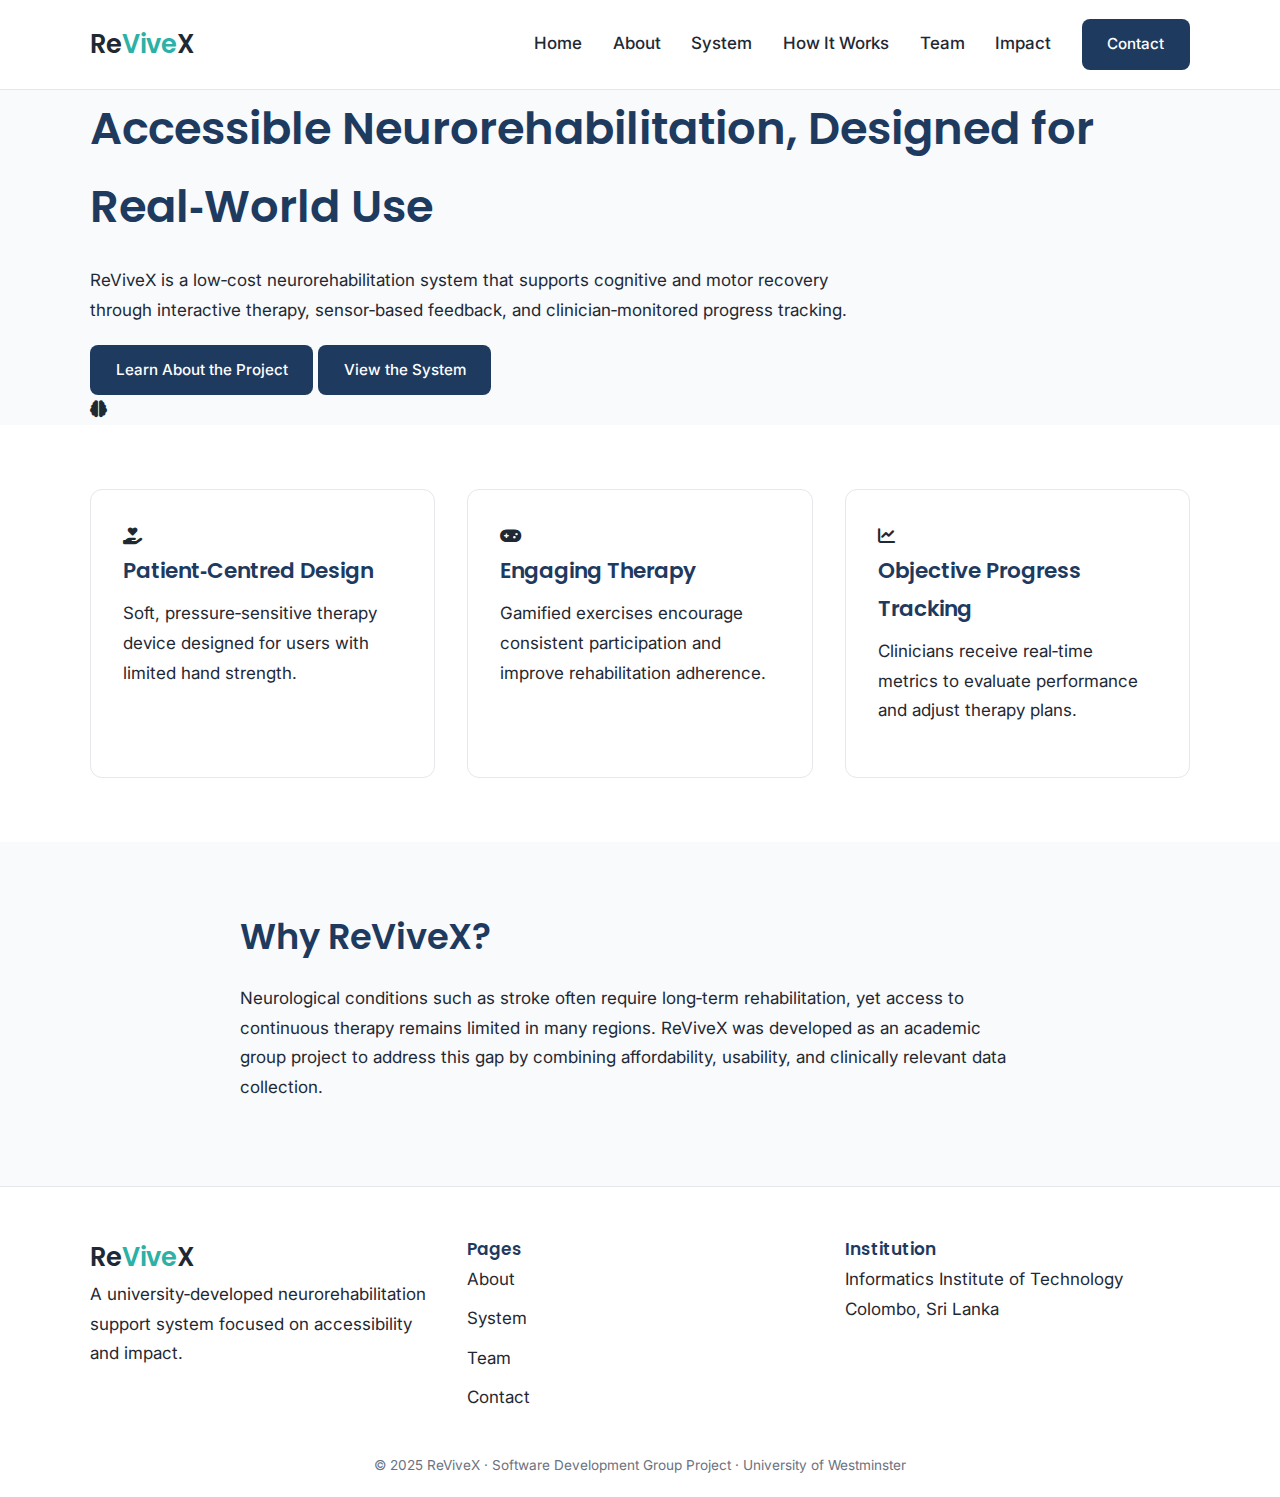
<file: index.html>
<!doctype html>
<html lang="en">
  <head>
    <meta charset="UTF-8" />
    <meta name="viewport" content="width=device-width, initial-scale=1.0" />
    <title>ReViveX | Neurorehabilitation System</title>

    <!-- Fonts -->
    <link rel="preconnect" href="https://fonts.googleapis.com" />
    <link rel="preconnect" href="https://fonts.gstatic.com" crossorigin />
    <link
      href="https://fonts.googleapis.com/css2?family=Poppins:wght@400;500;600&family=Inter:wght@400;500&display=swap"
      rel="stylesheet" />

    <!-- Icons -->
    <link
      rel="stylesheet"
      href="https://cdnjs.cloudflare.com/ajax/libs/font-awesome/6.4.0/css/all.min.css" />

    <!-- Styles -->
    <link rel="stylesheet" href="styles.css" />
  </head>
  <body>
    <header class="site-header">
      <div class="container nav">
        <div class="logo">Re<span>Vive</span>X</div>
        <nav>
          <a href="index.html">Home</a>
          <a href="about.html">About</a>
          <a href="product.html">System</a>
          <a href="how-it-works.html">How It Works</a>
          <a href="team.html">Team</a>
          <a href="impact.html">Impact</a>
          <a href="contact.html" class="btn">Contact</a>
        </nav>
      </div>
    </header>

    <section class="hero">
      <div class="container hero-grid">
        <div>
          <h1>Accessible Neurorehabilitation, Designed for Real‑World Use</h1>
          <p>
            ReViveX is a low‑cost neurorehabilitation system that supports
            cognitive and motor recovery through interactive therapy,
            sensor‑based feedback, and clinician‑monitored progress tracking.
          </p>
          <div class="hero-actions">
            <a href="about.html" class="btn">Learn About the Project</a>
            <a href="product.html" class="btn secondary">View the System</a>
          </div>
        </div>

        <div class="hero-visual">
          <i class="fas fa-brain"></i>
        </div>
      </div>
    </section>

    <section class="highlights">
      <div class="container grid-3">
        <div class="card">
          <i class="fas fa-hand-holding-heart"></i>
          <h3>Patient‑Centred Design</h3>
          <p>
            Soft, pressure‑sensitive therapy device designed for users with
            limited hand strength.
          </p>
        </div>

        <div class="card">
          <i class="fas fa-gamepad"></i>
          <h3>Engaging Therapy</h3>
          <p>
            Gamified exercises encourage consistent participation and improve
            rehabilitation adherence.
          </p>
        </div>

        <div class="card">
          <i class="fas fa-chart-line"></i>
          <h3>Objective Progress Tracking</h3>
          <p>
            Clinicians receive real‑time metrics to evaluate performance and
            adjust therapy plans.
          </p>
        </div>
      </div>
    </section>

    <section class="overview">
      <div class="container narrow">
        <h2>Why ReViveX?</h2>
        <p>
          Neurological conditions such as stroke often require long‑term
          rehabilitation, yet access to continuous therapy remains limited in
          many regions. ReViveX was developed as an academic group project to
          address this gap by combining affordability, usability, and clinically
          relevant data collection.
        </p>
      </div>
    </section>

    <footer class="site-footer">
      <div class="container footer-grid">
        <div>
          <div class="logo">Re<span>Vive</span>X</div>
          <p>
            A university‑developed neurorehabilitation support system focused on
            accessibility and impact.
          </p>
        </div>

        <div>
          <h4>Pages</h4>
          <a href="about.html">About</a>
          <a href="product.html">System</a>
          <a href="team.html">Team</a>
          <a href="contact.html">Contact</a>
        </div>

        <div>
          <h4>Institution</h4>
          <p>Informatics Institute of Technology<br />Colombo, Sri Lanka</p>
        </div>
      </div>

      <div class="copyright">
        © 2025 ReViveX · Software Development Group Project · University of
        Westminster
      </div>
    </footer>
  </body>
</html>
</file>
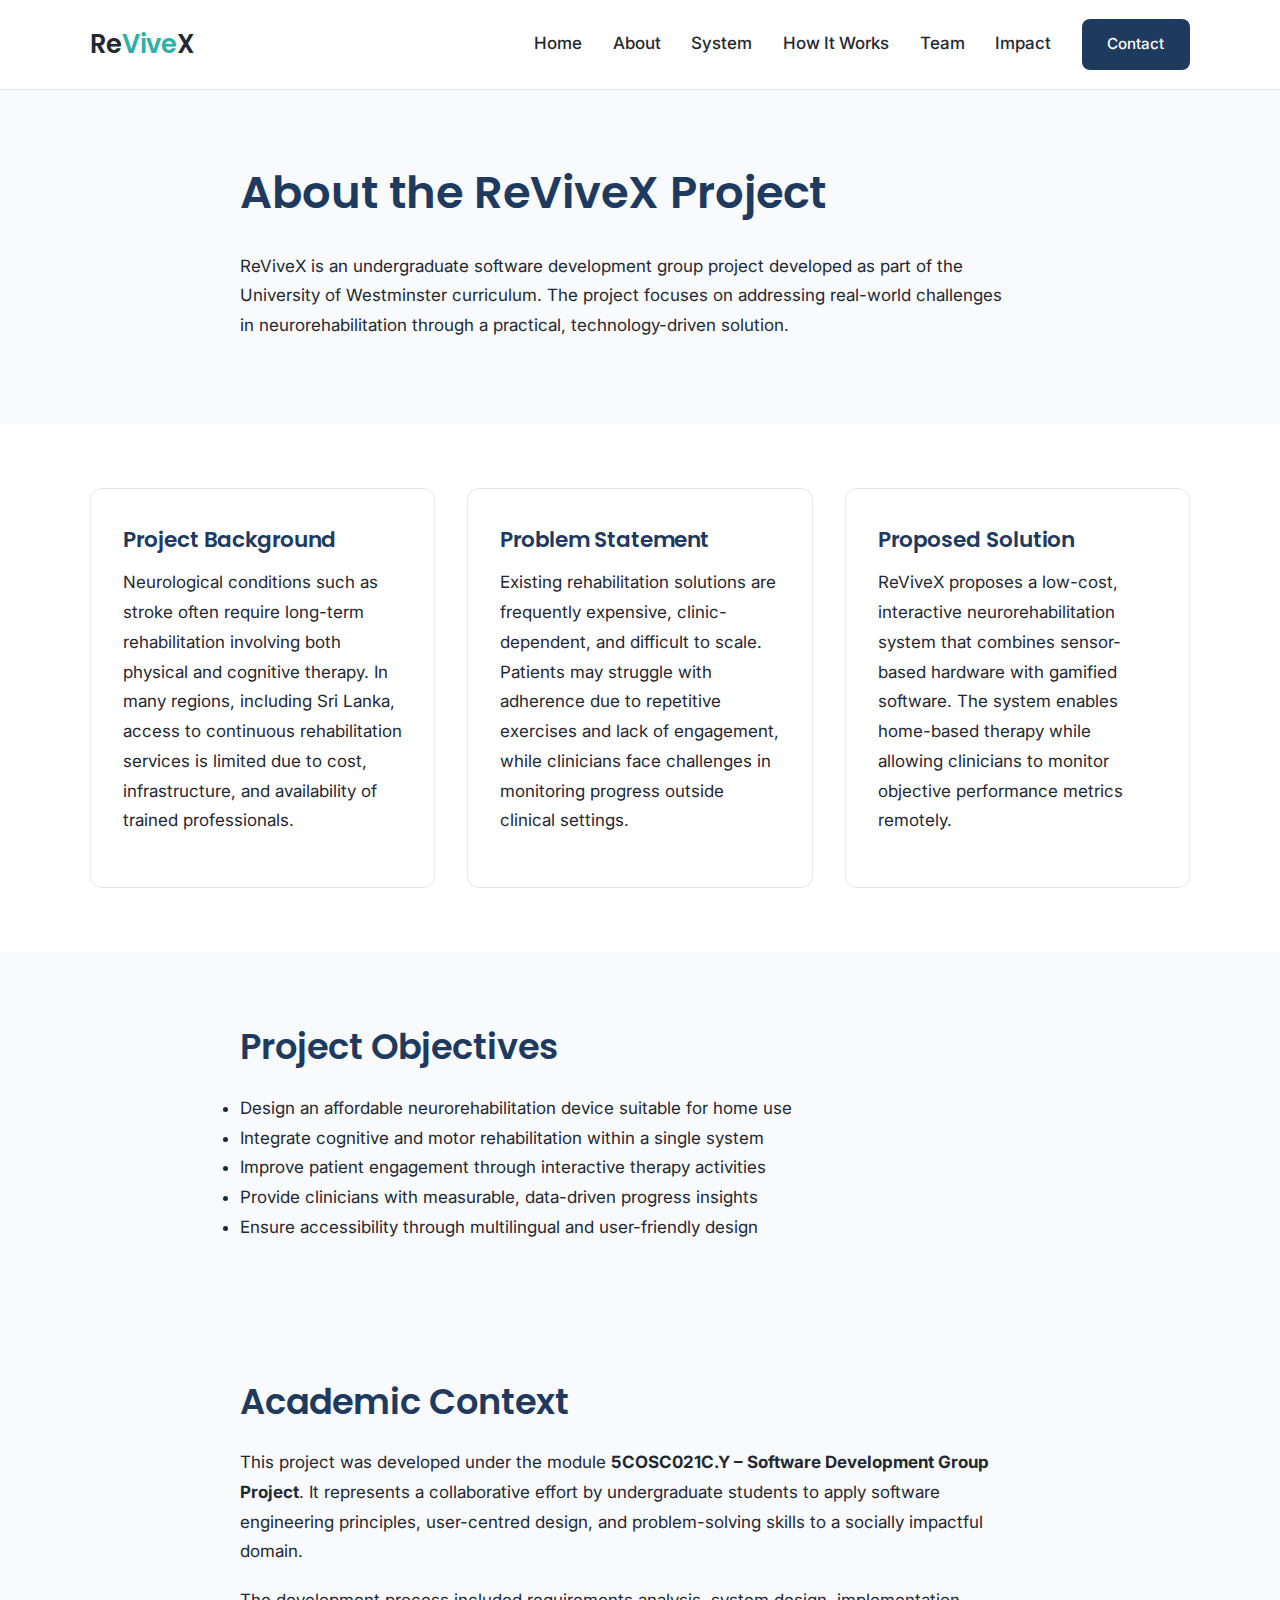
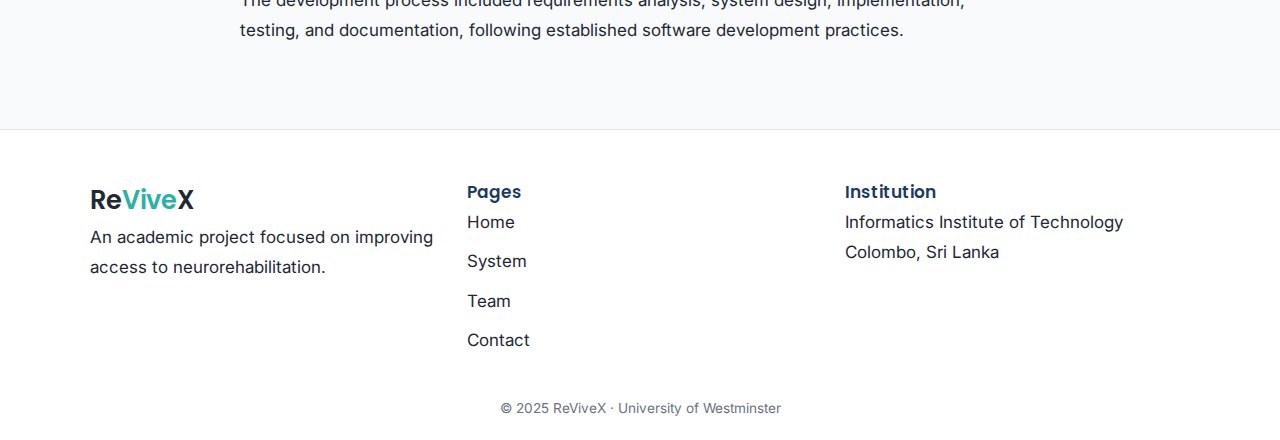
<file: about.html>
<!doctype html>
<html lang="en">
  <head>
    <meta charset="UTF-8" />
    <meta name="viewport" content="width=device-width, initial-scale=1.0" />
    <title>About the Project | ReViveX</title>

    <!-- Fonts -->
    <link rel="preconnect" href="https://fonts.googleapis.com" />
    <link rel="preconnect" href="https://fonts.gstatic.com" crossorigin />
    <link
      href="https://fonts.googleapis.com/css2?family=Poppins:wght@400;500;600&family=Inter:wght@400;500&display=swap"
      rel="stylesheet" />

    <!-- Icons -->
    <link
      rel="stylesheet"
      href="https://cdnjs.cloudflare.com/ajax/libs/font-awesome/6.4.0/css/all.min.css" />

    <!-- Styles -->
    <link rel="stylesheet" href="styles.css" />
  </head>
  <body>
    <header class="site-header">
      <div class="container nav">
        <div class="logo">Re<span>Vive</span>X</div>
        <nav>
          <a href="index.html">Home</a>
          <a href="about.html">About</a>
          <a href="product.html">System</a>
          <a href="how-it-works.html">How It Works</a>
          <a href="team.html">Team</a>
          <a href="impact.html">Impact</a>
          <a href="contact.html" class="btn">Contact</a>
        </nav>
      </div>
    </header>

    <section class="overview">
      <div class="container narrow">
        <h1>About the ReViveX Project</h1>
        <p>
          ReViveX is an undergraduate software development group project
          developed as part of the University of Westminster curriculum. The
          project focuses on addressing real-world challenges in
          neurorehabilitation through a practical, technology-driven solution.
        </p>
      </div>
    </section>

    <section class="highlights">
      <div class="container grid-3">
        <div class="card">
          <h3>Project Background</h3>
          <p>
            Neurological conditions such as stroke often require long-term
            rehabilitation involving both physical and cognitive therapy. In
            many regions, including Sri Lanka, access to continuous
            rehabilitation services is limited due to cost, infrastructure, and
            availability of trained professionals.
          </p>
        </div>

        <div class="card">
          <h3>Problem Statement</h3>
          <p>
            Existing rehabilitation solutions are frequently expensive,
            clinic-dependent, and difficult to scale. Patients may struggle with
            adherence due to repetitive exercises and lack of engagement, while
            clinicians face challenges in monitoring progress outside clinical
            settings.
          </p>
        </div>

        <div class="card">
          <h3>Proposed Solution</h3>
          <p>
            ReViveX proposes a low-cost, interactive neurorehabilitation system
            that combines sensor-based hardware with gamified software. The
            system enables home-based therapy while allowing clinicians to
            monitor objective performance metrics remotely.
          </p>
        </div>
      </div>
    </section>

    <section class="overview">
      <div class="container narrow">
        <h2>Project Objectives</h2>
        <ul>
          <li>
            Design an affordable neurorehabilitation device suitable for home
            use
          </li>
          <li>
            Integrate cognitive and motor rehabilitation within a single system
          </li>
          <li>
            Improve patient engagement through interactive therapy activities
          </li>
          <li>
            Provide clinicians with measurable, data-driven progress insights
          </li>
          <li>
            Ensure accessibility through multilingual and user-friendly design
          </li>
        </ul>
      </div>
    </section>

    <section class="overview">
      <div class="container narrow">
        <h2>Academic Context</h2>
        <p>
          This project was developed under the module
          <strong>5COSC021C.Y – Software Development Group Project</strong>. It
          represents a collaborative effort by undergraduate students to apply
          software engineering principles, user-centred design, and
          problem-solving skills to a socially impactful domain.
        </p>
        <p>
          The development process included requirements analysis, system design,
          implementation, testing, and documentation, following established
          software development practices.
        </p>
      </div>
    </section>

    <footer class="site-footer">
      <div class="container footer-grid">
        <div>
          <div class="logo">Re<span>Vive</span>X</div>
          <p>
            An academic project focused on improving access to
            neurorehabilitation.
          </p>
        </div>

        <div>
          <h4>Pages</h4>
          <a href="index.html">Home</a>
          <a href="product.html">System</a>
          <a href="team.html">Team</a>
          <a href="contact.html">Contact</a>
        </div>

        <div>
          <h4>Institution</h4>
          <p>Informatics Institute of Technology<br />Colombo, Sri Lanka</p>
        </div>
      </div>

      <div class="copyright">© 2025 ReViveX · University of Westminster</div>
    </footer>
  </body>
</html>
</file>
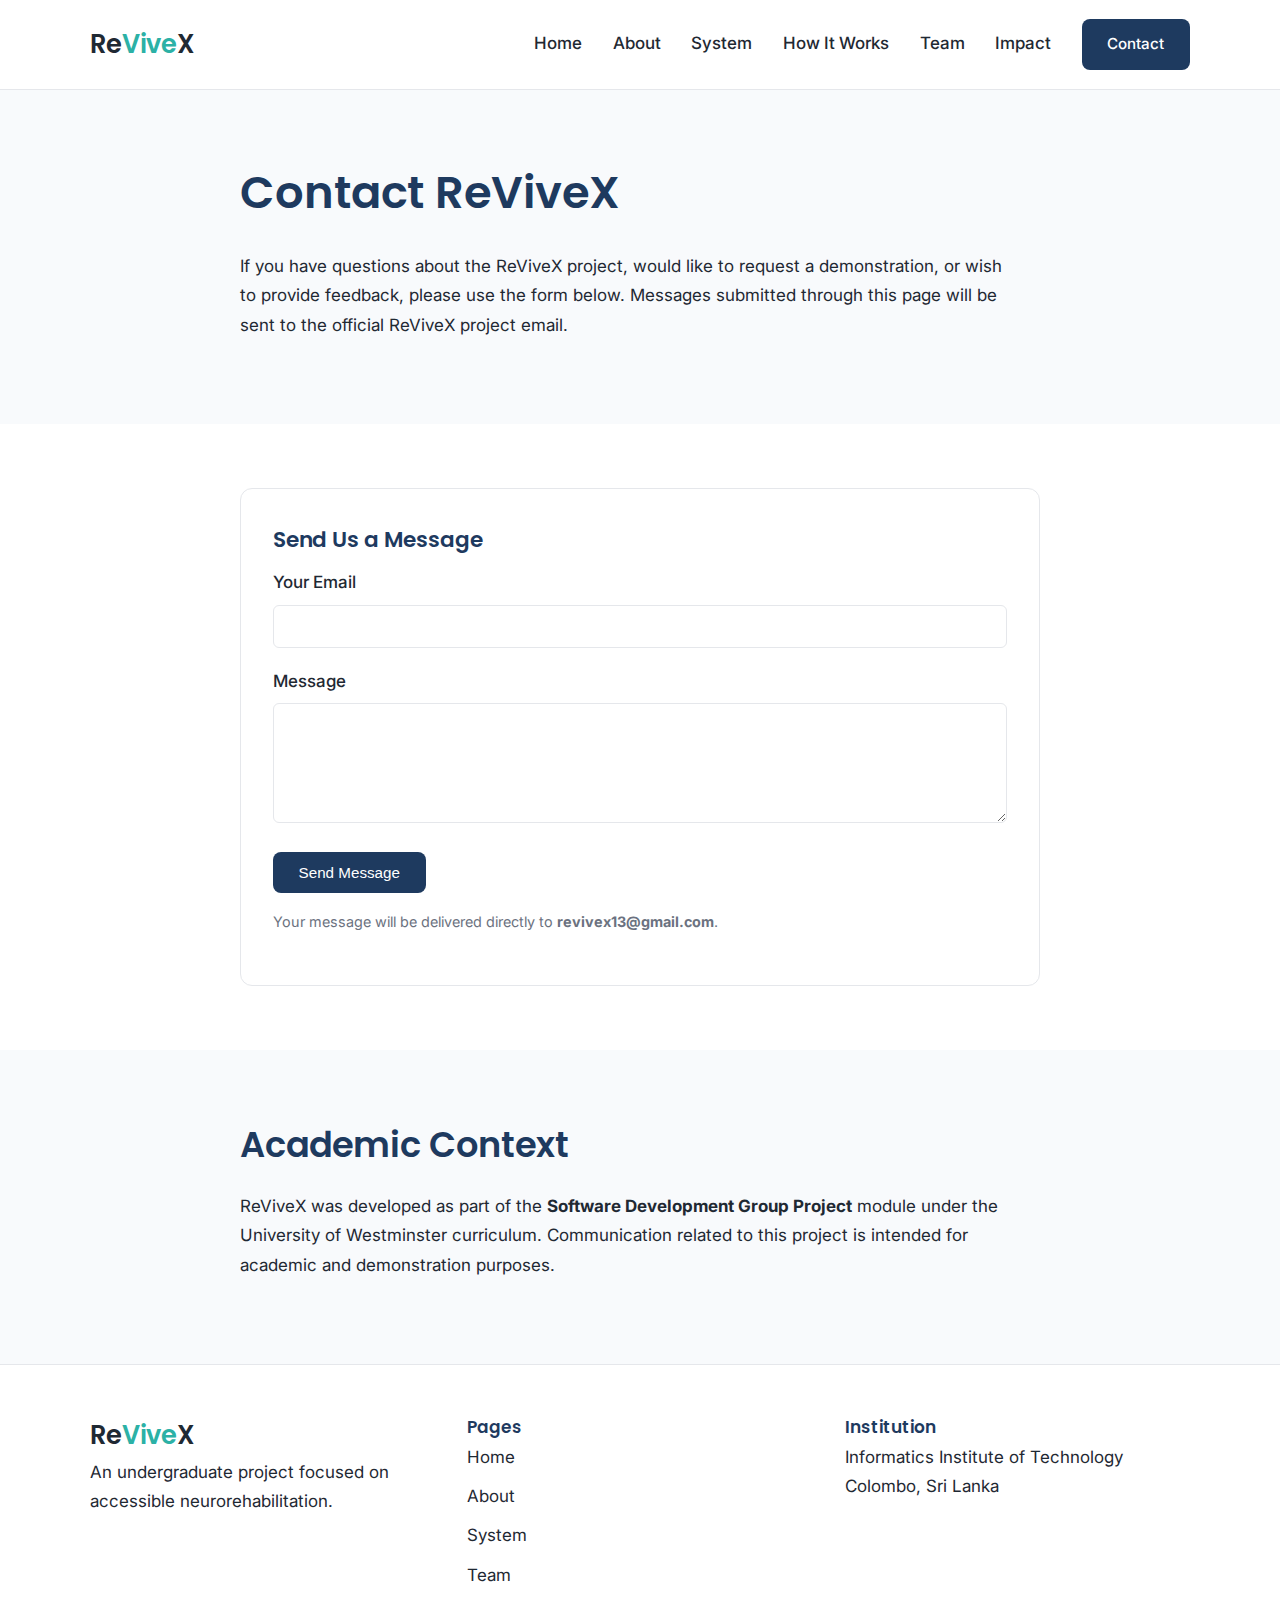
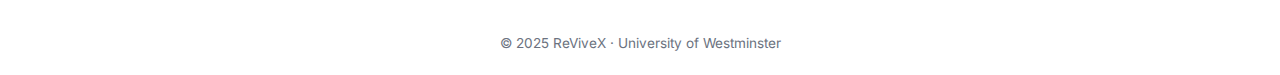
<file: contact.html>
<!doctype html>
<html lang="en">
  <head>
    <meta charset="UTF-8" />
    <meta name="viewport" content="width=device-width, initial-scale=1.0" />
    <title>Contact | ReViveX</title>

    <!-- Fonts -->
    <link rel="preconnect" href="https://fonts.googleapis.com" />
    <link rel="preconnect" href="https://fonts.gstatic.com" crossorigin />
    <link
      href="https://fonts.googleapis.com/css2?family=Poppins:wght@400;500;600&family=Inter:wght@400;500&display=swap"
      rel="stylesheet" />

    <!-- Styles -->
    <link rel="stylesheet" href="styles.css" />
  </head>
  <body>
    <header class="site-header">
      <div class="container nav">
        <div class="logo">Re<span>Vive</span>X</div>
        <nav>
          <a href="index.html">Home</a>
          <a href="about.html">About</a>
          <a href="product.html">System</a>
          <a href="how-it-works.html">How It Works</a>
          <a href="team.html">Team</a>
          <a href="impact.html">Impact</a>
          <a href="contact.html" class="btn">Contact</a>
        </nav>
      </div>
    </header>

    <section class="overview">
      <div class="container narrow">
        <h1>Contact ReViveX</h1>
        <p>
          If you have questions about the ReViveX project, would like to request
          a demonstration, or wish to provide feedback, please use the form
          below. Messages submitted through this page will be sent to the
          official ReViveX project email.
        </p>
      </div>
    </section>

    <section class="highlights">
      <div class="container narrow">
        <form
          class="card"
          method="POST"
          action="https://formsubmit.co/revivex13@gmail.com">
          <h3>Send Us a Message</h3>

          <!-- FormSubmit configuration -->
          <input
            type="hidden"
            name="_subject"
            value="New message from ReViveX website" />
          <input type="hidden" name="_captcha" value="false" />
          <input type="hidden" name="_template" value="table" />

          <label for="email">Your Email</label>
          <input type="email" id="email" name="email" required />

          <label for="message">Message</label>
          <textarea id="message" name="message" rows="5" required></textarea>

          <button type="submit" class="btn">Send Message</button>

          <p
            style="
              margin-top: 1rem;
              font-size: 0.9rem;
              color: var(--text-muted);
            ">
            Your message will be delivered directly to
            <strong>revivex13@gmail.com</strong>.
          </p>
        </form>
      </div>
    </section>

    <section class="overview">
      <div class="container narrow">
        <h2>Academic Context</h2>
        <p>
          ReViveX was developed as part of the
          <strong>Software Development Group Project</strong> module under the
          University of Westminster curriculum. Communication related to this
          project is intended for academic and demonstration purposes.
        </p>
      </div>
    </section>

    <footer class="site-footer">
      <div class="container footer-grid">
        <div>
          <div class="logo">Re<span>Vive</span>X</div>
          <p>
            An undergraduate project focused on accessible neurorehabilitation.
          </p>
        </div>

        <div>
          <h4>Pages</h4>
          <a href="index.html">Home</a>
          <a href="about.html">About</a>
          <a href="product.html">System</a>
          <a href="team.html">Team</a>
        </div>

        <div>
          <h4>Institution</h4>
          <p>Informatics Institute of Technology<br />Colombo, Sri Lanka</p>
        </div>
      </div>

      <div class="copyright">© 2025 ReViveX · University of Westminster</div>
    </footer>
  </body>
</html>
</file>
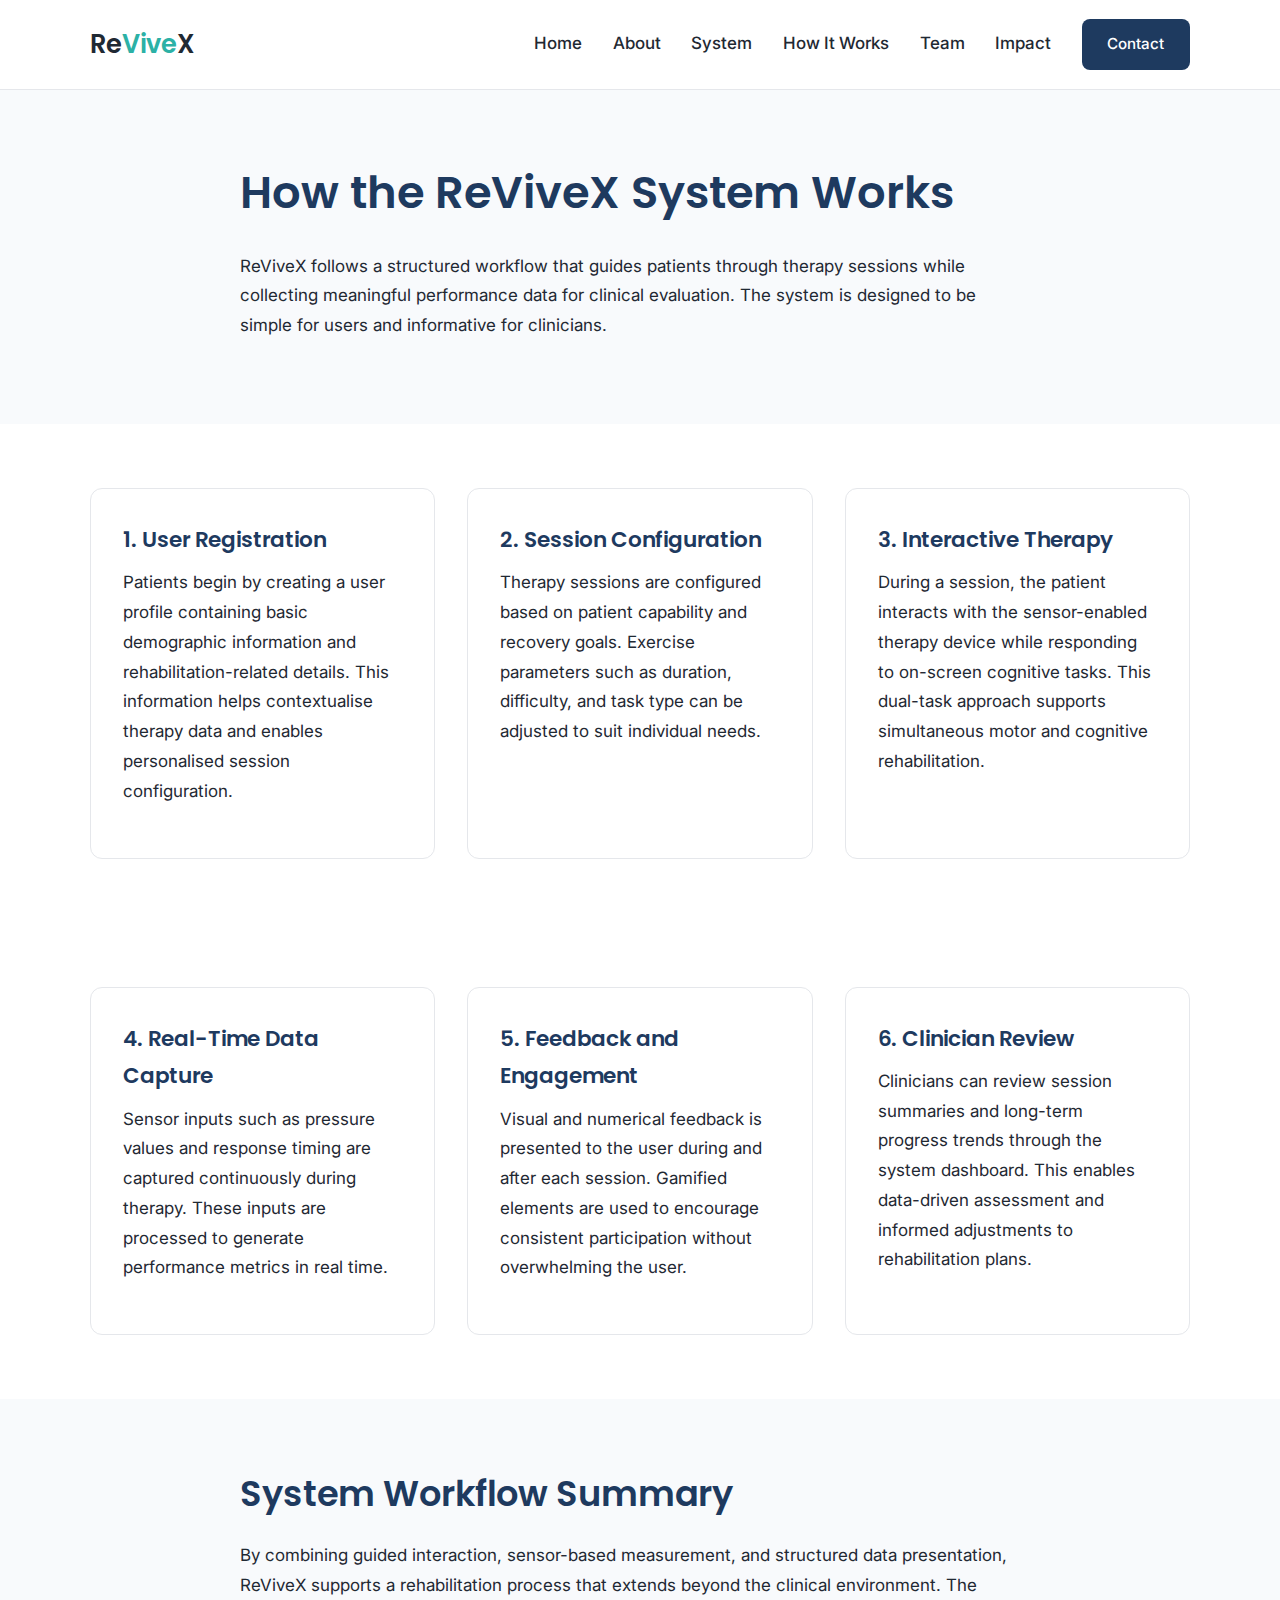
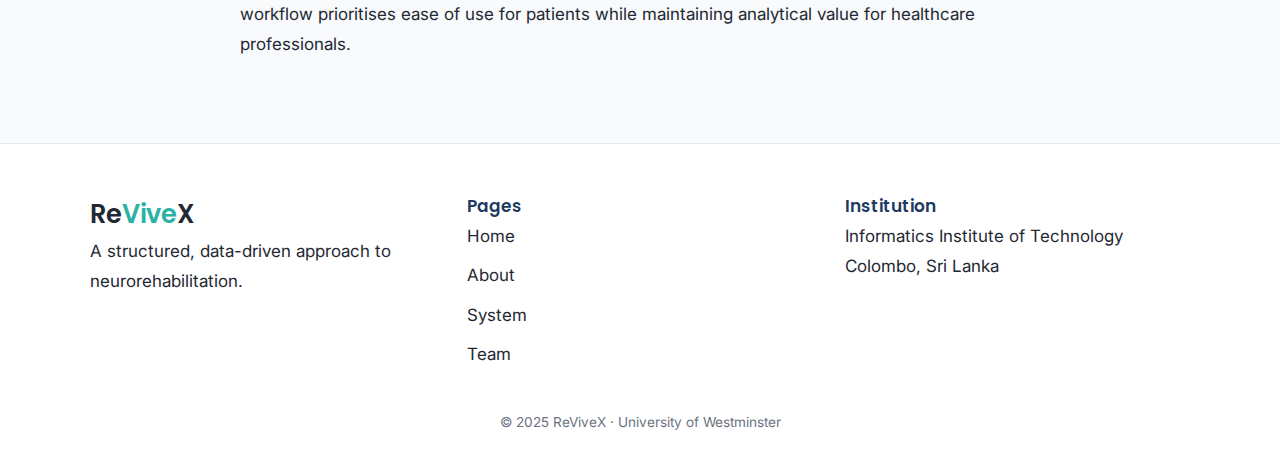
<file: how-it-works.html>
<!doctype html>
<html lang="en">
  <head>
    <meta charset="UTF-8" />
    <meta name="viewport" content="width=device-width, initial-scale=1.0" />
    <title>How It Works | ReViveX</title>

    <!-- Fonts -->
    <link rel="preconnect" href="https://fonts.googleapis.com" />
    <link rel="preconnect" href="https://fonts.gstatic.com" crossorigin />
    <link
      href="https://fonts.googleapis.com/css2?family=Poppins:wght@400;500;600&family=Inter:wght@400;500&display=swap"
      rel="stylesheet" />

    <!-- Icons -->
    <link
      rel="stylesheet"
      href="https://cdnjs.cloudflare.com/ajax/libs/font-awesome/6.4.0/css/all.min.css" />

    <!-- Styles -->
    <link rel="stylesheet" href="styles.css" />
  </head>
  <body>
    <header class="site-header">
      <div class="container nav">
        <div class="logo">Re<span>Vive</span>X</div>
        <nav>
          <a href="index.html">Home</a>
          <a href="about.html">About</a>
          <a href="product.html">System</a>
          <a href="how-it-works.html">How It Works</a>
          <a href="team.html">Team</a>
          <a href="impact.html">Impact</a>
          <a href="contact.html" class="btn">Contact</a>
        </nav>
      </div>
    </header>

    <section class="overview">
      <div class="container narrow">
        <h1>How the ReViveX System Works</h1>
        <p>
          ReViveX follows a structured workflow that guides patients through
          therapy sessions while collecting meaningful performance data for
          clinical evaluation. The system is designed to be simple for users and
          informative for clinicians.
        </p>
      </div>
    </section>

    <section class="highlights">
      <div class="container grid-3">
        <div class="card">
          <h3>1. User Registration</h3>
          <p>
            Patients begin by creating a user profile containing basic
            demographic information and rehabilitation-related details. This
            information helps contextualise therapy data and enables
            personalised session configuration.
          </p>
        </div>

        <div class="card">
          <h3>2. Session Configuration</h3>
          <p>
            Therapy sessions are configured based on patient capability and
            recovery goals. Exercise parameters such as duration, difficulty,
            and task type can be adjusted to suit individual needs.
          </p>
        </div>

        <div class="card">
          <h3>3. Interactive Therapy</h3>
          <p>
            During a session, the patient interacts with the sensor-enabled
            therapy device while responding to on-screen cognitive tasks. This
            dual-task approach supports simultaneous motor and cognitive
            rehabilitation.
          </p>
        </div>
      </div>
    </section>

    <section class="highlights">
      <div class="container grid-3">
        <div class="card">
          <h3>4. Real-Time Data Capture</h3>
          <p>
            Sensor inputs such as pressure values and response timing are
            captured continuously during therapy. These inputs are processed to
            generate performance metrics in real time.
          </p>
        </div>

        <div class="card">
          <h3>5. Feedback and Engagement</h3>
          <p>
            Visual and numerical feedback is presented to the user during and
            after each session. Gamified elements are used to encourage
            consistent participation without overwhelming the user.
          </p>
        </div>

        <div class="card">
          <h3>6. Clinician Review</h3>
          <p>
            Clinicians can review session summaries and long-term progress
            trends through the system dashboard. This enables data-driven
            assessment and informed adjustments to rehabilitation plans.
          </p>
        </div>
      </div>
    </section>

    <section class="overview">
      <div class="container narrow">
        <h2>System Workflow Summary</h2>
        <p>
          By combining guided interaction, sensor-based measurement, and
          structured data presentation, ReViveX supports a rehabilitation
          process that extends beyond the clinical environment. The workflow
          prioritises ease of use for patients while maintaining analytical
          value for healthcare professionals.
        </p>
      </div>
    </section>

    <footer class="site-footer">
      <div class="container footer-grid">
        <div>
          <div class="logo">Re<span>Vive</span>X</div>
          <p>A structured, data-driven approach to neurorehabilitation.</p>
        </div>

        <div>
          <h4>Pages</h4>
          <a href="index.html">Home</a>
          <a href="about.html">About</a>
          <a href="product.html">System</a>
          <a href="team.html">Team</a>
        </div>

        <div>
          <h4>Institution</h4>
          <p>Informatics Institute of Technology<br />Colombo, Sri Lanka</p>
        </div>
      </div>

      <div class="copyright">© 2025 ReViveX · University of Westminster</div>
    </footer>
  </body>
</html>
</file>
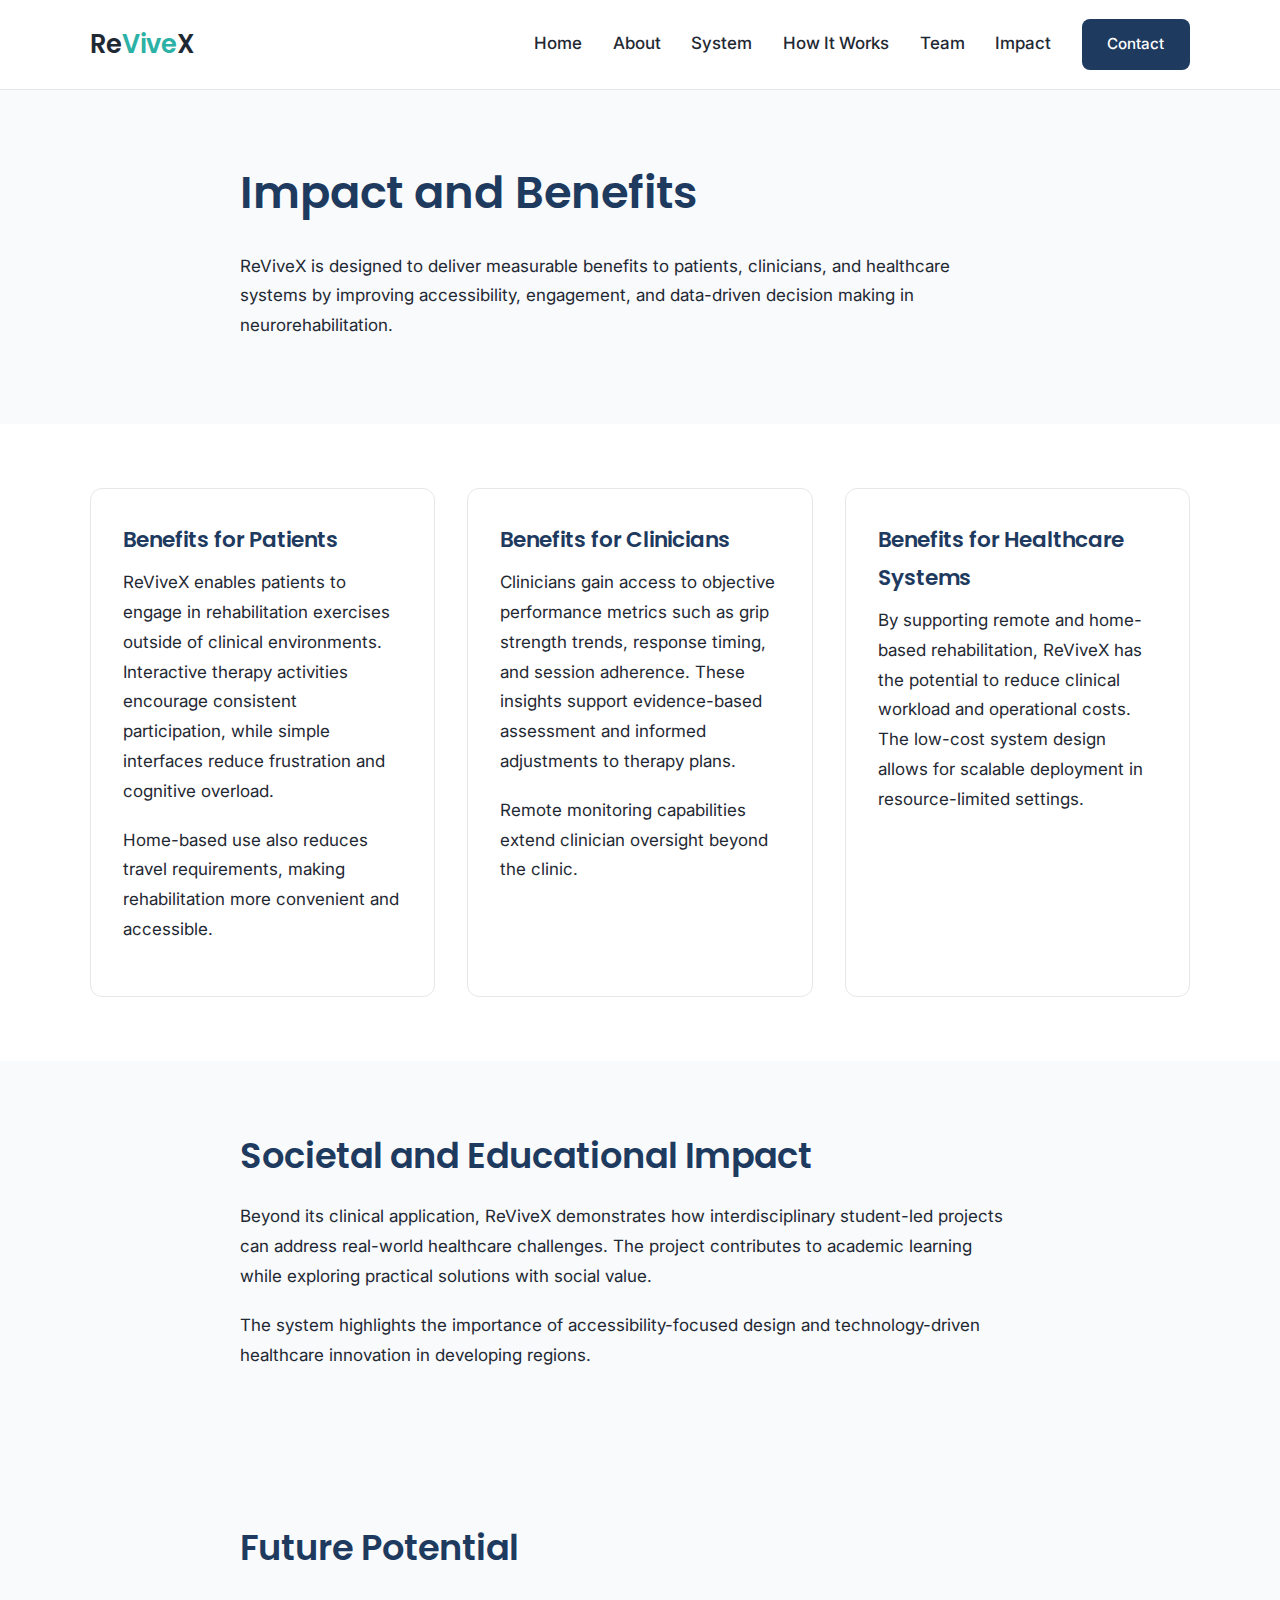
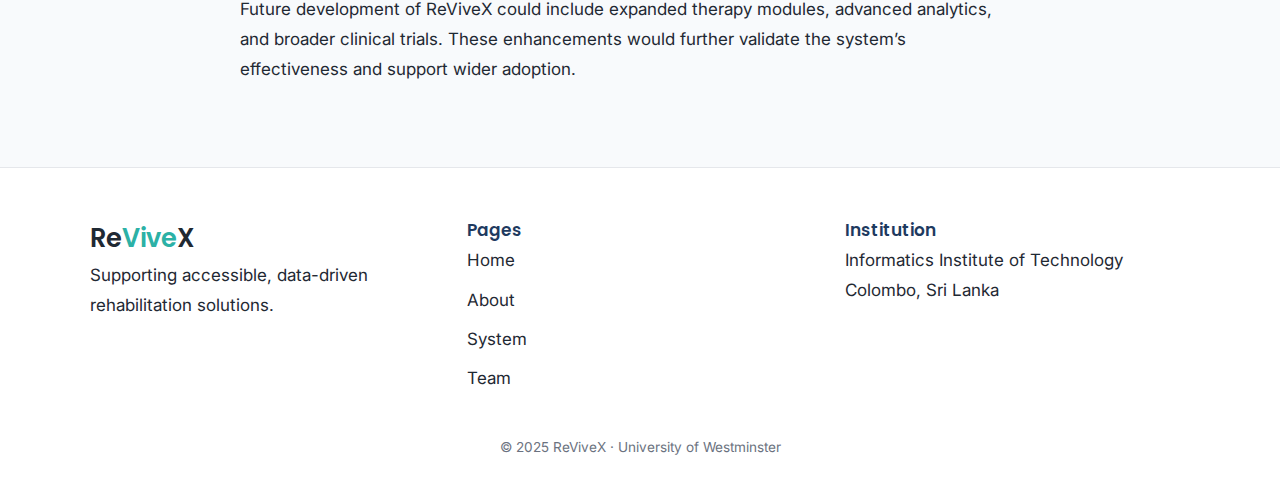
<file: impact.html>
<!doctype html>
<html lang="en">
  <head>
    <meta charset="UTF-8" />
    <meta name="viewport" content="width=device-width, initial-scale=1.0" />
    <title>Impact & Benefits | ReViveX</title>

    <!-- Fonts -->
    <link rel="preconnect" href="https://fonts.googleapis.com" />
    <link rel="preconnect" href="https://fonts.gstatic.com" crossorigin />
    <link
      href="https://fonts.googleapis.com/css2?family=Poppins:wght@400;500;600&family=Inter:wght@400;500&display=swap"
      rel="stylesheet" />

    <!-- Styles -->
    <link rel="stylesheet" href="styles.css" />
  </head>
  <body>
    <header class="site-header">
      <div class="container nav">
        <div class="logo">Re<span>Vive</span>X</div>
        <nav>
          <a href="index.html">Home</a>
          <a href="about.html">About</a>
          <a href="product.html">System</a>
          <a href="how-it-works.html">How It Works</a>
          <a href="team.html">Team</a>
          <a href="impact.html">Impact</a>
          <a href="contact.html" class="btn">Contact</a>
        </nav>
      </div>
    </header>

    <section class="overview">
      <div class="container narrow">
        <h1>Impact and Benefits</h1>
        <p>
          ReViveX is designed to deliver measurable benefits to patients,
          clinicians, and healthcare systems by improving accessibility,
          engagement, and data-driven decision making in neurorehabilitation.
        </p>
      </div>
    </section>

    <section class="highlights">
      <div class="container grid-3">
        <div class="card">
          <h3>Benefits for Patients</h3>
          <p>
            ReViveX enables patients to engage in rehabilitation exercises
            outside of clinical environments. Interactive therapy activities
            encourage consistent participation, while simple interfaces reduce
            frustration and cognitive overload.
          </p>
          <p>
            Home-based use also reduces travel requirements, making
            rehabilitation more convenient and accessible.
          </p>
        </div>

        <div class="card">
          <h3>Benefits for Clinicians</h3>
          <p>
            Clinicians gain access to objective performance metrics such as grip
            strength trends, response timing, and session adherence. These
            insights support evidence-based assessment and informed adjustments
            to therapy plans.
          </p>
          <p>
            Remote monitoring capabilities extend clinician oversight beyond the
            clinic.
          </p>
        </div>

        <div class="card">
          <h3>Benefits for Healthcare Systems</h3>
          <p>
            By supporting remote and home-based rehabilitation, ReViveX has the
            potential to reduce clinical workload and operational costs. The
            low-cost system design allows for scalable deployment in
            resource-limited settings.
          </p>
        </div>
      </div>
    </section>

    <section class="overview">
      <div class="container narrow">
        <h2>Societal and Educational Impact</h2>
        <p>
          Beyond its clinical application, ReViveX demonstrates how
          interdisciplinary student-led projects can address real-world
          healthcare challenges. The project contributes to academic learning
          while exploring practical solutions with social value.
        </p>
        <p>
          The system highlights the importance of accessibility-focused design
          and technology-driven healthcare innovation in developing regions.
        </p>
      </div>
    </section>

    <section class="overview">
      <div class="container narrow">
        <h2>Future Potential</h2>
        <p>
          Future development of ReViveX could include expanded therapy modules,
          advanced analytics, and broader clinical trials. These enhancements
          would further validate the system’s effectiveness and support wider
          adoption.
        </p>
      </div>
    </section>

    <footer class="site-footer">
      <div class="container footer-grid">
        <div>
          <div class="logo">Re<span>Vive</span>X</div>
          <p>Supporting accessible, data-driven rehabilitation solutions.</p>
        </div>

        <div>
          <h4>Pages</h4>
          <a href="index.html">Home</a>
          <a href="about.html">About</a>
          <a href="product.html">System</a>
          <a href="team.html">Team</a>
        </div>

        <div>
          <h4>Institution</h4>
          <p>Informatics Institute of Technology<br />Colombo, Sri Lanka</p>
        </div>
      </div>

      <div class="copyright">© 2025 ReViveX · University of Westminster</div>
    </footer>
  </body>
</html>
</file>
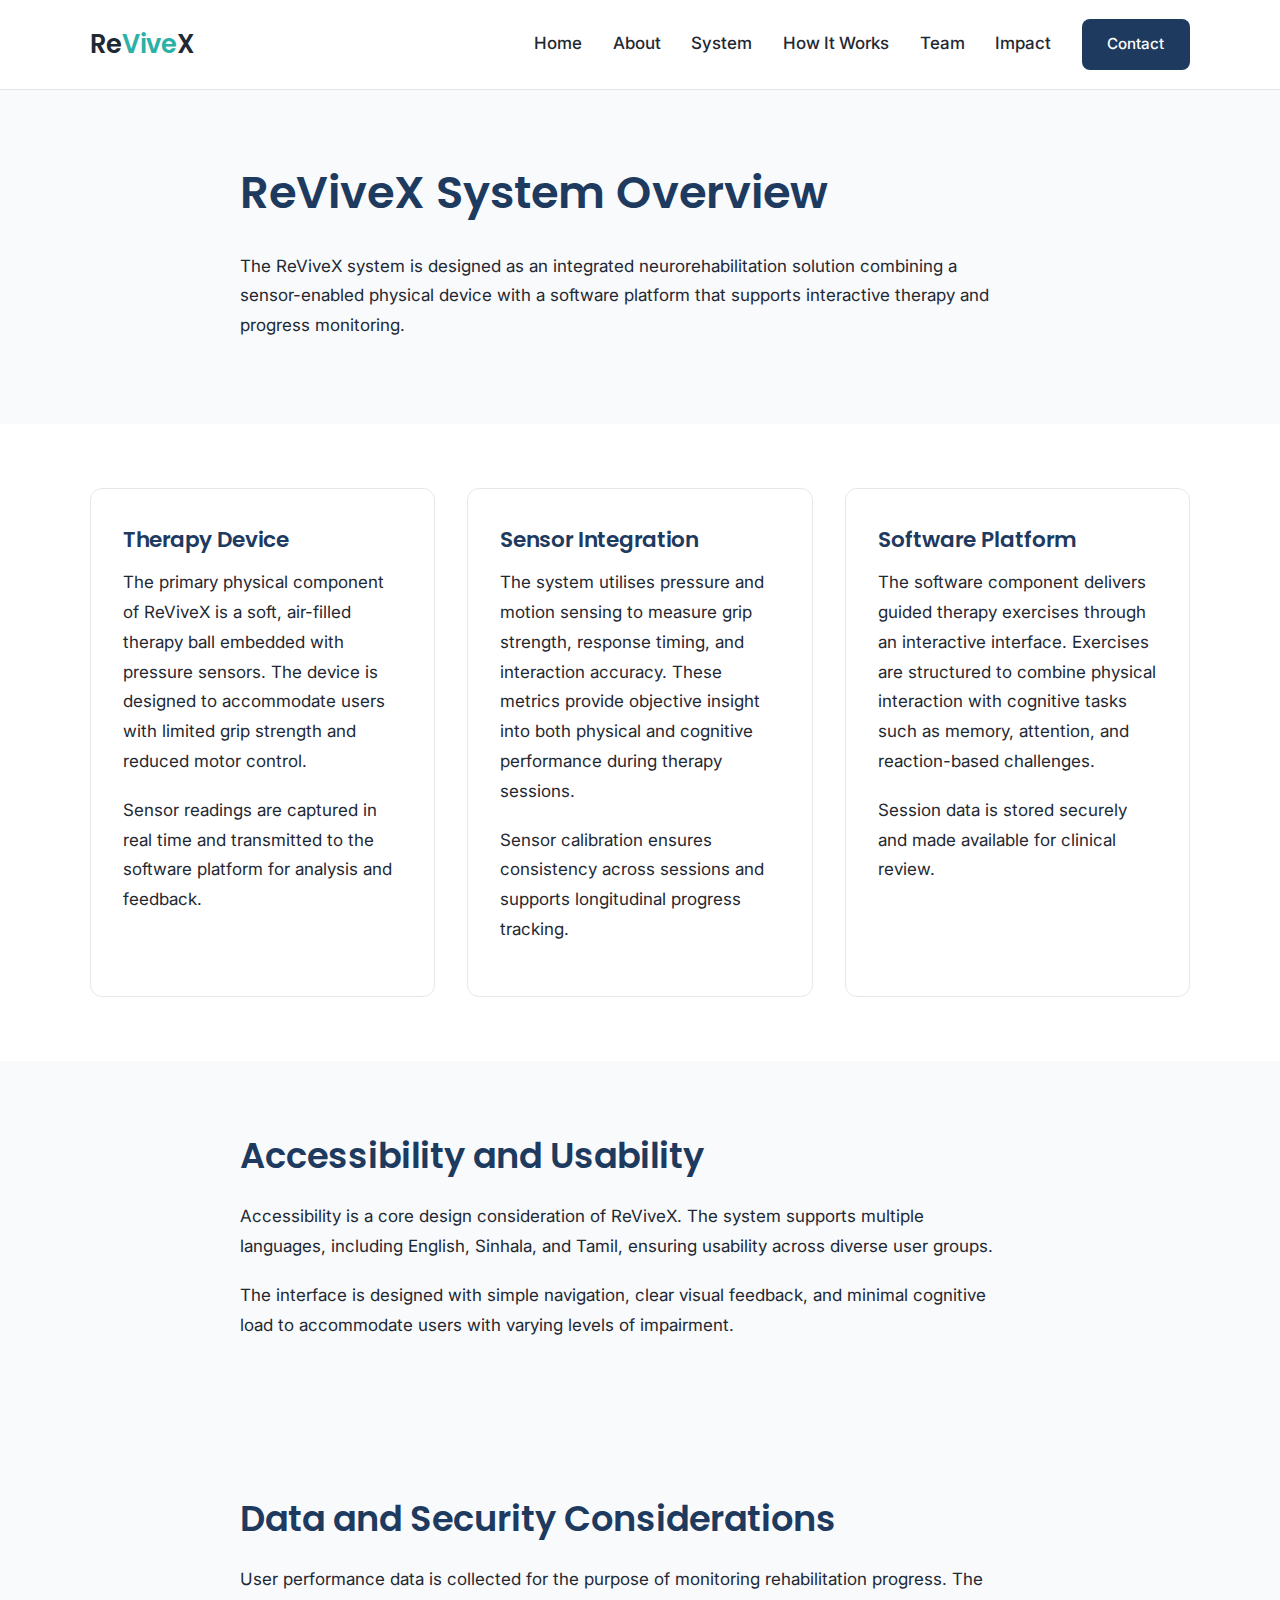
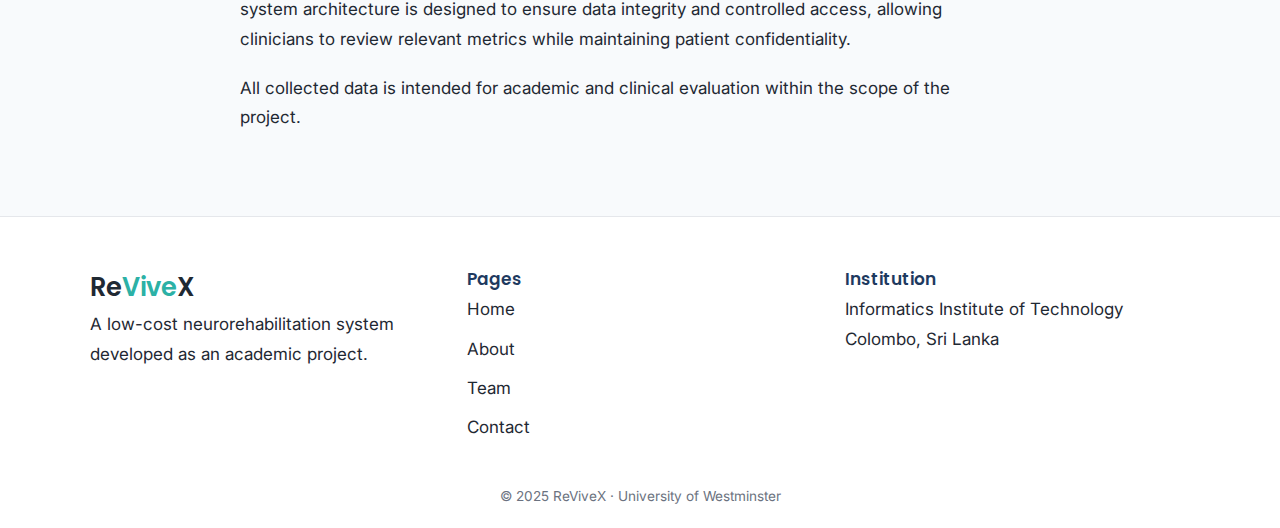
<file: product.html>
<!doctype html>
<html lang="en">
  <head>
    <meta charset="UTF-8" />
    <meta name="viewport" content="width=device-width, initial-scale=1.0" />
    <title>ReViveX System | Product Overview</title>

    <!-- Fonts -->
    <link rel="preconnect" href="https://fonts.googleapis.com" />
    <link rel="preconnect" href="https://fonts.gstatic.com" crossorigin />
    <link
      href="https://fonts.googleapis.com/css2?family=Poppins:wght@400;500;600&family=Inter:wght@400;500&display=swap"
      rel="stylesheet" />

    <!-- Icons -->
    <link
      rel="stylesheet"
      href="https://cdnjs.cloudflare.com/ajax/libs/font-awesome/6.4.0/css/all.min.css" />

    <!-- Styles -->
    <link rel="stylesheet" href="styles.css" />
  </head>
  <body>
    <header class="site-header">
      <div class="container nav">
        <div class="logo">Re<span>Vive</span>X</div>
        <nav>
          <a href="index.html">Home</a>
          <a href="about.html">About</a>
          <a href="product.html">System</a>
          <a href="how-it-works.html">How It Works</a>
          <a href="team.html">Team</a>
          <a href="impact.html">Impact</a>
          <a href="contact.html" class="btn">Contact</a>
        </nav>
      </div>
    </header>

    <section class="overview">
      <div class="container narrow">
        <h1>ReViveX System Overview</h1>
        <p>
          The ReViveX system is designed as an integrated neurorehabilitation
          solution combining a sensor-enabled physical device with a software
          platform that supports interactive therapy and progress monitoring.
        </p>
      </div>
    </section>

    <section class="highlights">
      <div class="container grid-3">
        <div class="card">
          <h3>Therapy Device</h3>
          <p>
            The primary physical component of ReViveX is a soft, air-filled
            therapy ball embedded with pressure sensors. The device is designed
            to accommodate users with limited grip strength and reduced motor
            control.
          </p>
          <p>
            Sensor readings are captured in real time and transmitted to the
            software platform for analysis and feedback.
          </p>
        </div>

        <div class="card">
          <h3>Sensor Integration</h3>
          <p>
            The system utilises pressure and motion sensing to measure grip
            strength, response timing, and interaction accuracy. These metrics
            provide objective insight into both physical and cognitive
            performance during therapy sessions.
          </p>
          <p>
            Sensor calibration ensures consistency across sessions and supports
            longitudinal progress tracking.
          </p>
        </div>

        <div class="card">
          <h3>Software Platform</h3>
          <p>
            The software component delivers guided therapy exercises through an
            interactive interface. Exercises are structured to combine physical
            interaction with cognitive tasks such as memory, attention, and
            reaction-based challenges.
          </p>
          <p>
            Session data is stored securely and made available for clinical
            review.
          </p>
        </div>
      </div>
    </section>

    <section class="overview">
      <div class="container narrow">
        <h2>Accessibility and Usability</h2>
        <p>
          Accessibility is a core design consideration of ReViveX. The system
          supports multiple languages, including English, Sinhala, and Tamil,
          ensuring usability across diverse user groups.
        </p>
        <p>
          The interface is designed with simple navigation, clear visual
          feedback, and minimal cognitive load to accommodate users with varying
          levels of impairment.
        </p>
      </div>
    </section>

    <section class="overview">
      <div class="container narrow">
        <h2>Data and Security Considerations</h2>
        <p>
          User performance data is collected for the purpose of monitoring
          rehabilitation progress. The system architecture is designed to ensure
          data integrity and controlled access, allowing clinicians to review
          relevant metrics while maintaining patient confidentiality.
        </p>
        <p>
          All collected data is intended for academic and clinical evaluation
          within the scope of the project.
        </p>
      </div>
    </section>

    <footer class="site-footer">
      <div class="container footer-grid">
        <div>
          <div class="logo">Re<span>Vive</span>X</div>
          <p>
            A low-cost neurorehabilitation system developed as an academic
            project.
          </p>
        </div>

        <div>
          <h4>Pages</h4>
          <a href="index.html">Home</a>
          <a href="about.html">About</a>
          <a href="team.html">Team</a>
          <a href="contact.html">Contact</a>
        </div>

        <div>
          <h4>Institution</h4>
          <p>Informatics Institute of Technology<br />Colombo, Sri Lanka</p>
        </div>
      </div>

      <div class="copyright">© 2025 ReViveX · University of Westminster</div>
    </footer>
  </body>
</html>
</file>
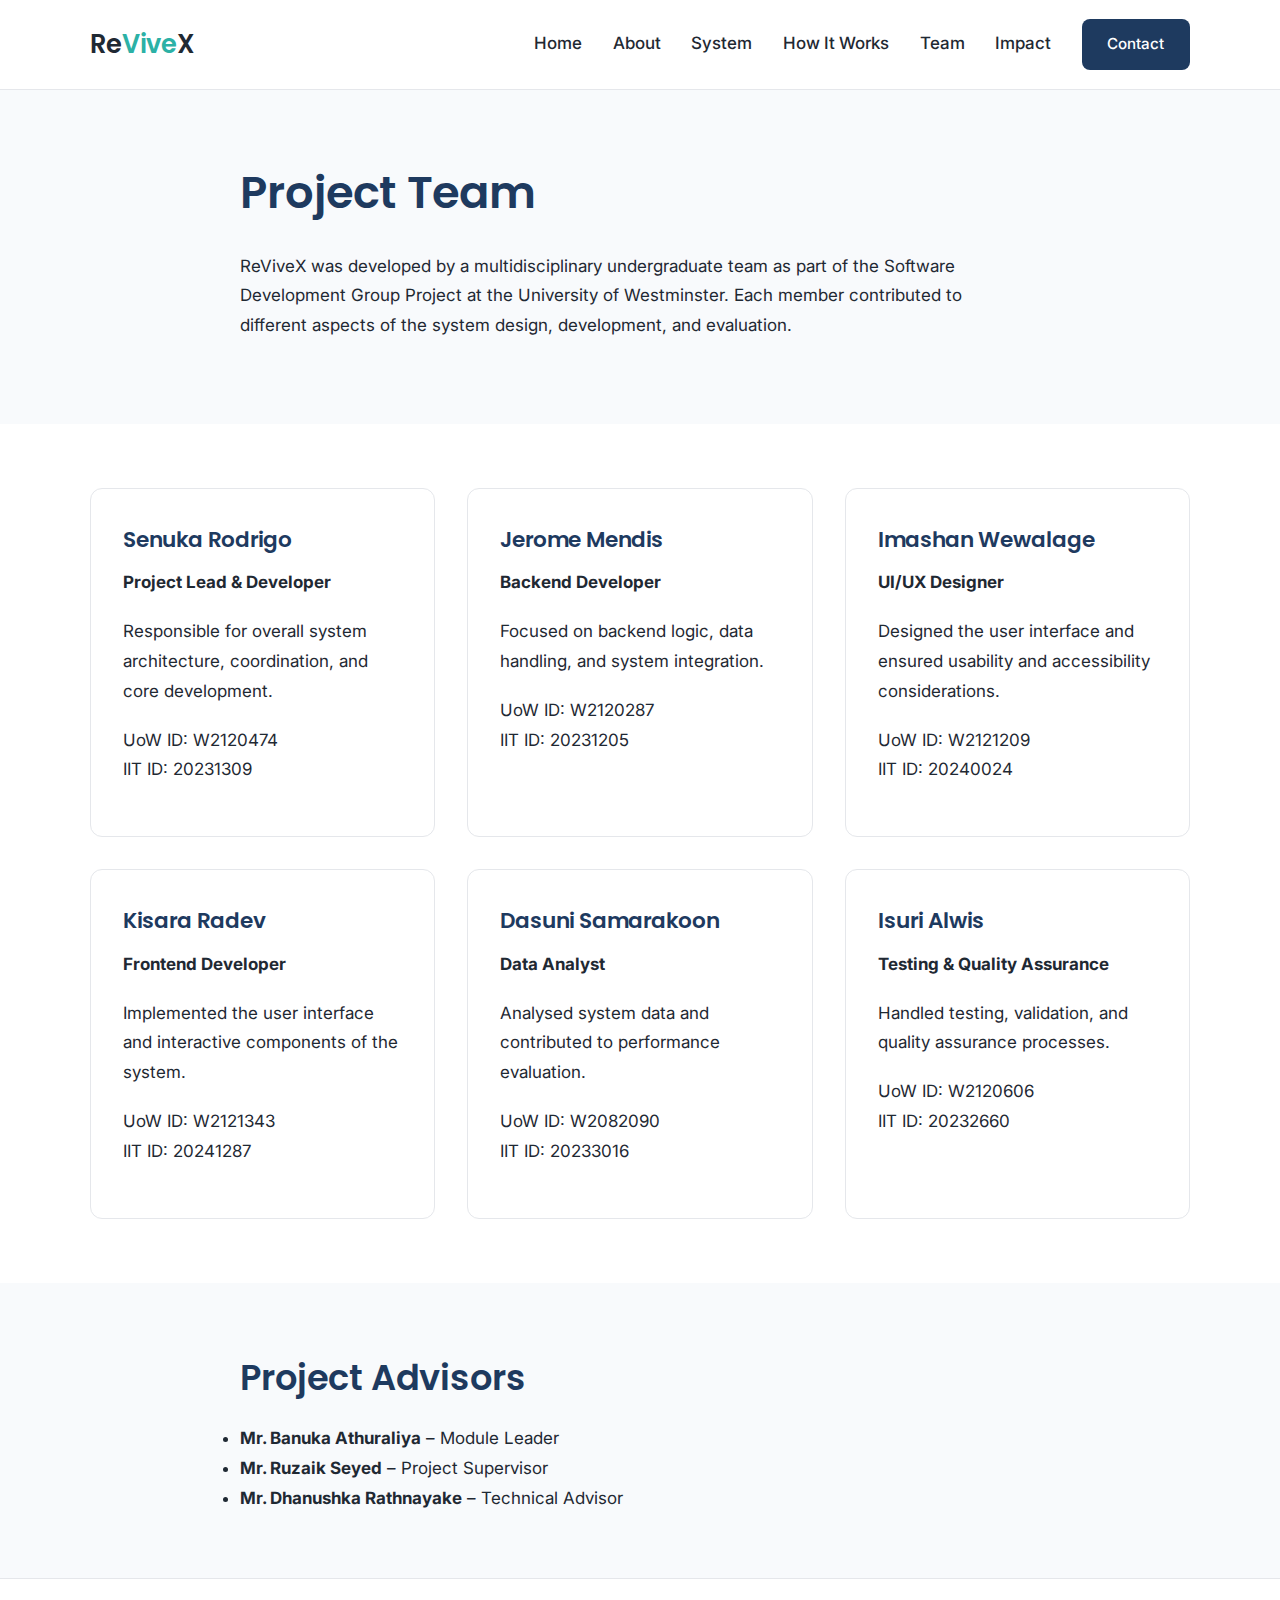
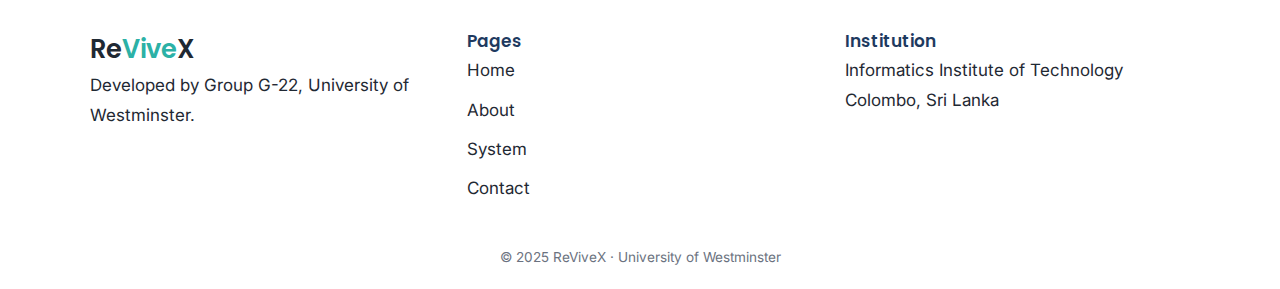
<file: team.html>
<!doctype html>
<html lang="en">
  <head>
    <meta charset="UTF-8" />
    <meta name="viewport" content="width=device-width, initial-scale=1.0" />
    <title>Project Team | ReViveX</title>

    <!-- Fonts -->
    <link rel="preconnect" href="https://fonts.googleapis.com" />
    <link rel="preconnect" href="https://fonts.gstatic.com" crossorigin />
    <link
      href="https://fonts.googleapis.com/css2?family=Poppins:wght@400;500;600&family=Inter:wght@400;500&display=swap"
      rel="stylesheet" />

    <!-- Styles -->
    <link rel="stylesheet" href="styles.css" />
  </head>
  <body>
    <header class="site-header">
      <div class="container nav">
        <div class="logo">Re<span>Vive</span>X</div>
        <nav>
          <a href="index.html">Home</a>
          <a href="about.html">About</a>
          <a href="product.html">System</a>
          <a href="how-it-works.html">How It Works</a>
          <a href="team.html">Team</a>
          <a href="impact.html">Impact</a>
          <a href="contact.html" class="btn">Contact</a>
        </nav>
      </div>
    </header>

    <section class="overview">
      <div class="container narrow">
        <h1>Project Team</h1>
        <p>
          ReViveX was developed by a multidisciplinary undergraduate team as
          part of the Software Development Group Project at the University of
          Westminster. Each member contributed to different aspects of the
          system design, development, and evaluation.
        </p>
      </div>
    </section>

    <section class="highlights">
      <div class="container grid-3">
        <div class="card">
          <h3>Senuka Rodrigo</h3>
          <p><strong>Project Lead & Developer</strong></p>
          <p>
            Responsible for overall system architecture, coordination, and core
            development.
          </p>
          <p>UoW ID: W2120474<br />IIT ID: 20231309</p>
        </div>

        <div class="card">
          <h3>Jerome Mendis</h3>
          <p><strong>Backend Developer</strong></p>
          <p>
            Focused on backend logic, data handling, and system integration.
          </p>
          <p>UoW ID: W2120287<br />IIT ID: 20231205</p>
        </div>

        <div class="card">
          <h3>Imashan Wewalage</h3>
          <p><strong>UI/UX Designer</strong></p>
          <p>
            Designed the user interface and ensured usability and accessibility
            considerations.
          </p>
          <p>UoW ID: W2121209<br />IIT ID: 20240024</p>
        </div>

        <div class="card">
          <h3>Kisara Radev</h3>
          <p><strong>Frontend Developer</strong></p>
          <p>
            Implemented the user interface and interactive components of the
            system.
          </p>
          <p>UoW ID: W2121343<br />IIT ID: 20241287</p>
        </div>

        <div class="card">
          <h3>Dasuni Samarakoon</h3>
          <p><strong>Data Analyst</strong></p>
          <p>Analysed system data and contributed to performance evaluation.</p>
          <p>UoW ID: W2082090<br />IIT ID: 20233016</p>
        </div>

        <div class="card">
          <h3>Isuri Alwis</h3>
          <p><strong>Testing & Quality Assurance</strong></p>
          <p>Handled testing, validation, and quality assurance processes.</p>
          <p>UoW ID: W2120606<br />IIT ID: 20232660</p>
        </div>
      </div>
    </section>

    <section class="overview">
      <div class="container narrow">
        <h2>Project Advisors</h2>
        <ul>
          <li><strong>Mr. Banuka Athuraliya</strong> – Module Leader</li>
          <li><strong>Mr. Ruzaik Seyed</strong> – Project Supervisor</li>
          <li><strong>Mr. Dhanushka Rathnayake</strong> – Technical Advisor</li>
        </ul>
      </div>
    </section>

    <footer class="site-footer">
      <div class="container footer-grid">
        <div>
          <div class="logo">Re<span>Vive</span>X</div>
          <p>Developed by Group G-22, University of Westminster.</p>
        </div>

        <div>
          <h4>Pages</h4>
          <a href="index.html">Home</a>
          <a href="about.html">About</a>
          <a href="product.html">System</a>
          <a href="contact.html">Contact</a>
        </div>

        <div>
          <h4>Institution</h4>
          <p>Informatics Institute of Technology<br />Colombo, Sri Lanka</p>
        </div>
      </div>

      <div class="copyright">© 2025 ReViveX · University of Westminster</div>
    </footer>
  </body>
</html>
</file>
<file: styles.css>
/* =============================
   ReViveX Global Stylesheet
   Clean • Academic • Readable
   ============================= */

/* ---------- Color System ---------- */
:root {
  --primary: #1e3a5f;
  --accent: #2cb1a6;
  --background: #f8fafc;
  --text-main: #1f2933;
  --text-muted: #6b7280;
  --border: #e5e7eb;
}

/* ---------- Reset ---------- */
* {
  box-sizing: border-box;
  margin: 0;
  padding: 0;
}

/* ---------- Base Typography ---------- */
body {
  font-family: "Inter", sans-serif;
  background: var(--background);
  color: var(--text-main);
  line-height: 1.75;
  font-size: 17px;
}

h1,
h2,
h3,
h4 {
  font-family: "Poppins", sans-serif;
  color: var(--primary);
  font-weight: 600;
}

h1 {
  font-size: 2.8rem;
  margin-bottom: 1.2rem;
}

h2 {
  font-size: 2.2rem;
  margin-bottom: 1rem;
}

h3 {
  font-size: 1.35rem;
  margin-bottom: 0.6rem;
}

p {
  margin-bottom: 1.2rem;
  max-width: 70ch;
}

/* ---------- Layout Utilities ---------- */
.container {
  width: 90%;
  max-width: 1100px;
  margin: auto;
}

.container.narrow {
  max-width: 800px;
}

.grid-3 {
  display: grid;
  grid-template-columns: repeat(auto-fit, minmax(260px, 1fr));
  gap: 2rem;
}

/* ---------- Navigation ---------- */
.site-header {
  background: #ffffff;
  border-bottom: 1px solid var(--border);
}

.nav {
  display: flex;
  align-items: center;
  justify-content: space-between;
  padding: 1.2rem 0;
}

.logo {
  font-family: "Poppins", sans-serif;
  font-size: 1.6rem;
  font-weight: 600;
}

.logo span {
  color: var(--accent);
}

nav a {
  margin-left: 1.6rem;
  text-decoration: none;
  color: var(--text-main);
  font-weight: 500;
}

nav a:hover {
  color: var(--accent);
}

/* ---------- Buttons ---------- */
.btn {
  display: inline-block;
  background: var(--primary);
  color: #ffffff;
  padding: 0.75rem 1.6rem;
  border-radius: 8px;
  text-decoration: none;
  font-weight: 500;
  font-size: 0.95rem;
  border: none;
  cursor: pointer;
}

.btn:hover {
  opacity: 0.9;
}

/* ---------- Sections ---------- */
.overview {
  padding: 4rem 0;
}

.highlights {
  background: #ffffff;
  padding: 4rem 0;
}

/* ---------- Cards ---------- */
.card {
  background: #ffffff;
  border: 1px solid var(--border);
  border-radius: 12px;
  padding: 2rem;
}

/* ---------- Forms ---------- */
form label {
  display: block;
  margin-bottom: 0.4rem;
  font-weight: 500;
}

form input,
form textarea {
  width: 100%;
  padding: 0.7rem 0.75rem;
  margin-bottom: 1.2rem;
  border-radius: 6px;
  border: 1px solid var(--border);
  font-size: 0.95rem;
  font-family: "Inter", sans-serif;
}

form input:focus,
form textarea:focus {
  outline: none;
  border-color: var(--accent);
}

/* ---------- Footer ---------- */
.site-footer {
  background: #ffffff;
  border-top: 1px solid var(--border);
  padding: 3rem 0 1.2rem;
}

.footer-grid {
  display: grid;
  grid-template-columns: repeat(auto-fit, minmax(220px, 1fr));
  gap: 2rem;
}

.site-footer a {
  display: block;
  margin-bottom: 0.6rem;
  color: var(--text-main);
  text-decoration: none;
}

.site-footer a:hover {
  color: var(--accent);
}

.copyright {
  margin-top: 2rem;
  text-align: center;
  font-size: 0.85rem;
  color: var(--text-muted);
}

/* ---------- Responsive ---------- */
@media (max-width: 900px) {
  h1 {
    font-size: 2.2rem;
  }

  h2 {
    font-size: 1.8rem;
  }

  nav a {
    margin-left: 1rem;
  }
}
</file>
